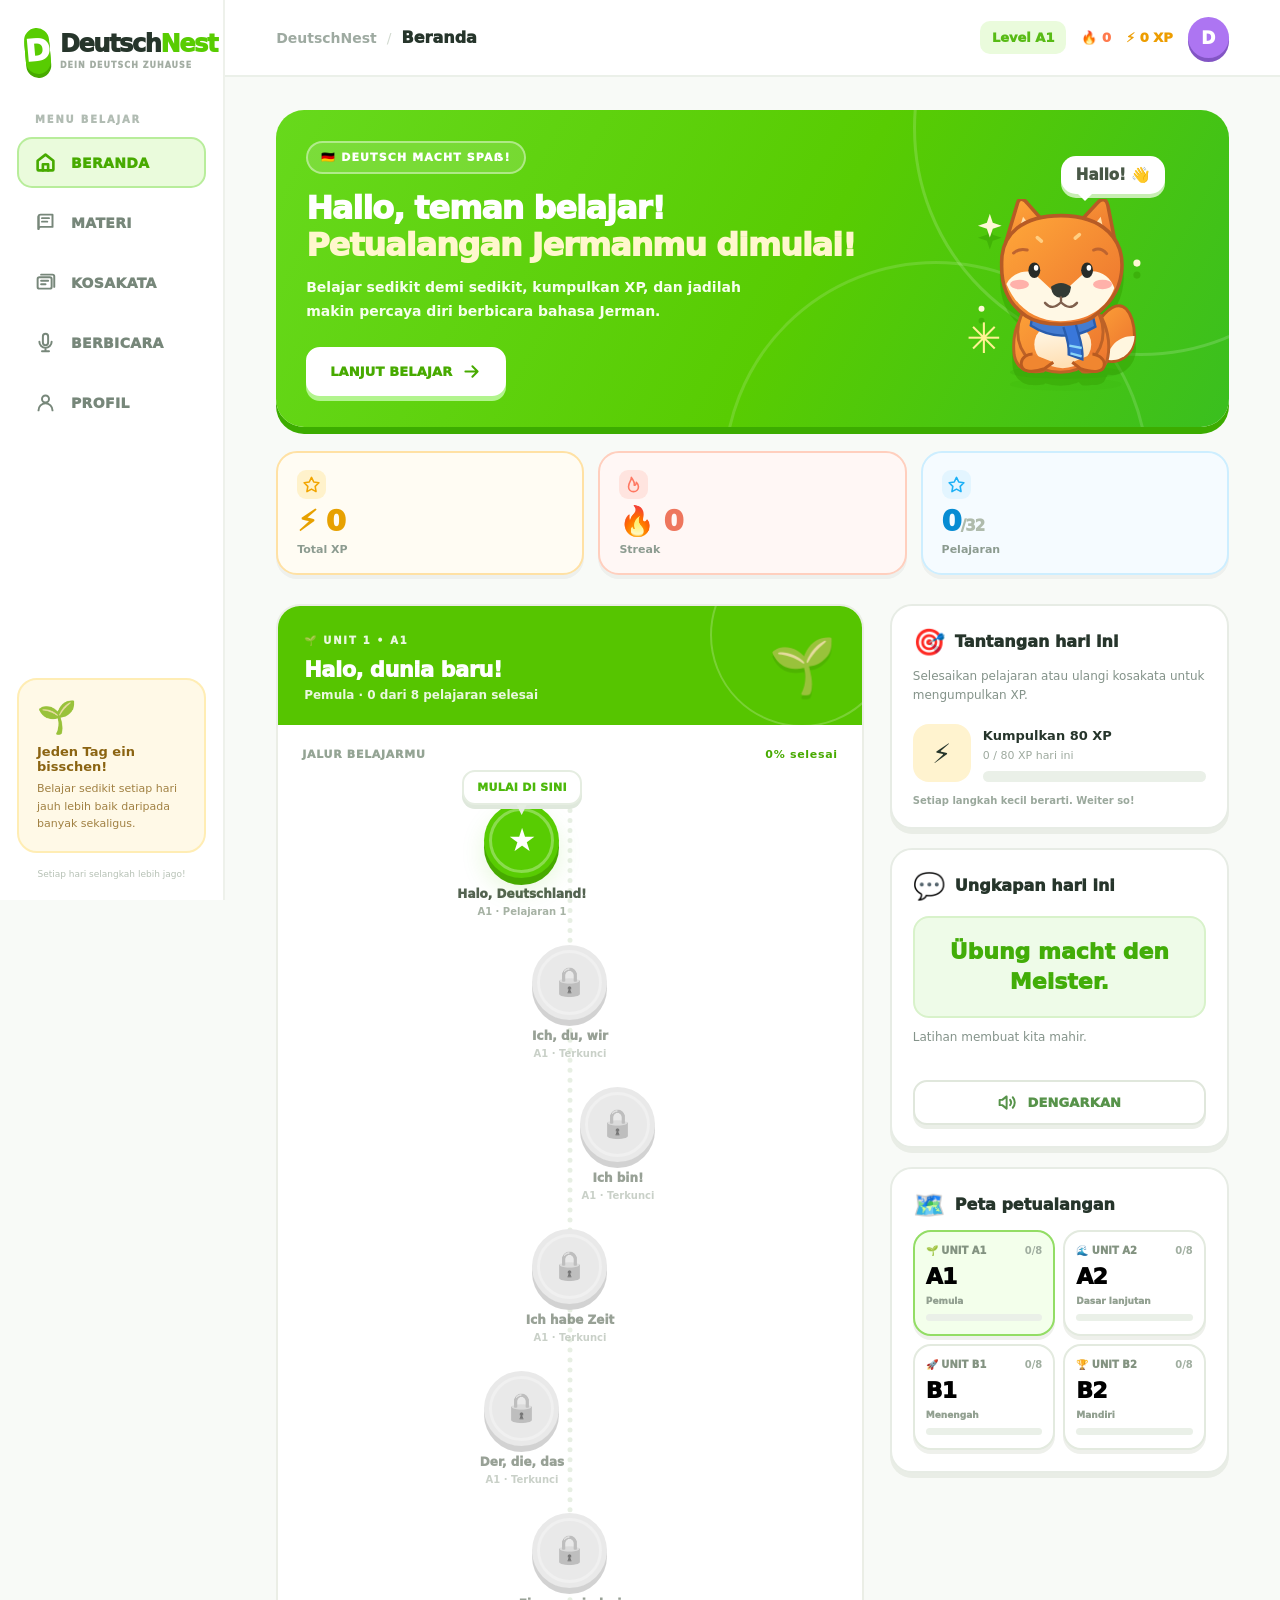
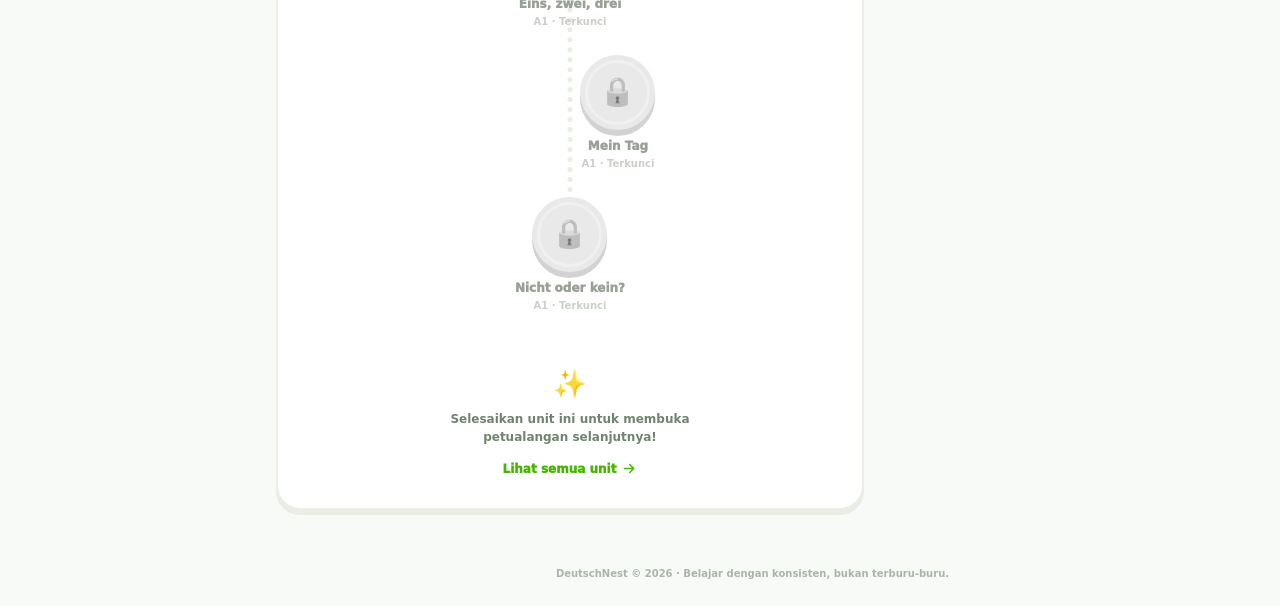
<file: index.html>
<!doctype html>
<html lang="id">
<head>
  <meta charset="utf-8">
  <meta name="viewport" content="width=device-width, initial-scale=1, viewport-fit=cover">
  <meta name="theme-color" content="#58cc02">
  <meta name="description" content="DeutschNest: platform pribadi belajar bahasa Jerman dari nol dengan suara, latihan berbicara, kuis, dan progres belajar.">
  <meta name="apple-mobile-web-app-capable" content="yes">
  <meta name="apple-mobile-web-app-status-bar-style" content="black-translucent">
  <meta name="application-name" content="DeutschNest">
  <meta name="apple-mobile-web-app-title" content="DeutschNest">
  <link rel="manifest" href="./manifest.webmanifest">
  <link rel="icon" href="./icon.svg" type="image/svg+xml">
  <link rel="apple-touch-icon" href="./apple-touch-icon.png">
  <link rel="stylesheet" href="./style.css">
  <title>DeutschNest — Belajar Jerman Jadi Seru!</title>
  <script src="./lessons.js" defer></script>
  <script src="./app.js" defer></script>
</head>
<body>
  <svg class="svg-defs" aria-hidden="true" xmlns="http://www.w3.org/2000/svg">
    <symbol id="ic-home" viewBox="0 0 24 24"><path d="m3 10 9-7 9 7v10a1 1 0 0 1-1 1H4a1 1 0 0 1-1-1V10z"/><path d="M9 21v-7h6v7"/></symbol>
    <symbol id="ic-book" viewBox="0 0 24 24"><path d="M4 19.5A2.5 2.5 0 0 1 6.5 17H20V3H6.5A2.5 2.5 0 0 0 4 5.5z"/><path d="M4 19.5v-14M8 7h8M8 11h6"/></symbol>
    <symbol id="ic-cards" viewBox="0 0 24 24"><rect x="3" y="6" width="16" height="13" rx="2"/><path d="M7 3h13a2 2 0 0 1 2 2v12M7 10h8M7 14h5"/></symbol>
    <symbol id="ic-mic" viewBox="0 0 24 24"><rect x="9" y="2" width="6" height="13" rx="3"/><path d="M5 11a7 7 0 0 0 14 0M12 18v4m-4 0h8"/></symbol>
    <symbol id="ic-user" viewBox="0 0 24 24"><circle cx="12" cy="8" r="4"/><path d="M4 21a8 8 0 0 1 16 0"/></symbol>
    <symbol id="ic-sound" viewBox="0 0 24 24"><path d="M11 5 6 9H3v6h3l5 4V5zM15 9a5 5 0 0 1 0 6M18 6a9 9 0 0 1 0 12"/></symbol>
    <symbol id="ic-arrow" viewBox="0 0 24 24"><path d="M5 12h14m-6-6 6 6-6 6"/></symbol>
    <symbol id="ic-check" viewBox="0 0 24 24"><path d="m5 12 4 4L19 6"/></symbol>
    <symbol id="ic-lock" viewBox="0 0 24 24"><rect x="4" y="10" width="16" height="11" rx="2"/><path d="M8 10V7a4 4 0 0 1 8 0v3"/></symbol>
    <symbol id="ic-fire" viewBox="0 0 24 24"><path d="M12 22c4 0 7-3 7-7 0-3-2-5-3-6 .2 3-2 4-3 4 1-4-1-7-4-11 0 5-4 7-4 13 0 4 3 7 7 7z"/></symbol>
    <symbol id="ic-star" viewBox="0 0 24 24"><path d="m12 2 3.2 6.5 7.2 1.1-5.2 5.1 1.2 7.3L12 18.5 5.6 22l1.2-7.3-5.2-5.1 7.2-1.1z"/></symbol>
    <symbol id="ic-rotate" viewBox="0 0 24 24"><path d="M3 11a9 9 0 1 1 3 7M3 4v7h7"/></symbol>
    <symbol id="ic-back" viewBox="0 0 24 24"><path d="m14 6-6 6 6 6"/></symbol>
    <symbol id="ic-download" viewBox="0 0 24 24"><path d="M12 3v12m-4-4 4 4 4-4M4 17v4h16v-4"/></symbol>
    <symbol id="ic-spark" viewBox="0 0 24 24"><path d="m12 2 2.2 7.8L22 12l-7.8 2.2L12 22l-2.2-7.8L2 12l7.8-2.2L12 2z"/></symbol>
  </svg>
  <div class="app-shell">
    <aside class="sidebar" aria-label="Navigasi utama">
      <a class="brand" href="#home" aria-label="DeutschNest beranda">
        <span class="brand-mark" aria-hidden="true"><span class="flag-mini"><i></i><i></i><i></i></span></span>
        <span class="brand-name">Deutsch<span>Nest</span><small>DEIN DEUTSCH ZUHAUSE</small></span>
      </a>
      <div class="nav-overline">MENU BELAJAR</div>
      <nav id="desktop-nav" class="desktop-nav"></nav>
      <div class="sidebar-bottom">
        <div class="sidebar-card"><div class="sidebar-card-emoji">🌱</div><strong>Jeden Tag ein bisschen!</strong><p>Belajar sedikit setiap hari jauh lebih baik daripada banyak sekaligus.</p></div>
        <div class="sidebar-foot">Setiap hari selangkah lebih jago!</div>
      </div>
    </aside>
    <div class="workspace">
      <header class="topbar">
        <div class="topbar-breadcrumb"><span class="topbar-light">DeutschNest</span><span class="crumb-separator">/</span><strong id="topbar-label">Beranda</strong></div>
        <div class="topbar-right"><span class="live-dot"></span><span class="topbar-level" id="topbar-level">Level A1</span><span class="topbar-streak" id="topbar-streak">🔥 0</span><span class="topbar-xp" id="topbar-xp">⚡ 0 XP</span><button id="avatar-btn" class="avatar" data-action="nav" data-page="profile" title="Profil" aria-label="Buka profil">D</button></div>
      </header>
      <main id="main-content" tabindex="-1"></main>
      <footer class="footer-note">DeutschNest © 2026 · Belajar dengan konsisten, bukan terburu-buru.</footer>
    </div>
  </div>
  <nav class="mobile-nav" id="mobile-nav" aria-label="Navigasi ponsel"></nav>
  <div class="toast" id="toast" role="status" aria-live="polite"></div>
  <input type="file" id="import-file" accept="application/json,.json" hidden>
</body>
</html>
</file>
<file: style.css>
/* DeutschNest v2 — playful, original gamified German learning UI */
:root{--bg:#f8faf7;--surface:#fff;--surface2:#f5faf2;--stroke:#e5eae3;--white:#26352b;--muted:#78847c;--muted2:#99a59b;--green:#58cc02;--green-dark:#47aa00;--mint:#dff8cb;--blue:#1cb0f6;--blue-dark:#008dc7;--yellow:#ffc800;--orange:#ff9600;--coral:#ff7763;--purple:#ad75f2;--purple-dark:#8552dc;--shadow:0 5px 0 #e9ede6;--ink:#26352b}
*{box-sizing:border-box}html{scroll-behavior:smooth}body{margin:0;color:var(--ink);background:var(--bg);font-family:'Nunito','Trebuchet MS',system-ui,-apple-system,'Segoe UI',sans-serif;-webkit-font-smoothing:antialiased}button,input{font:inherit}button{cursor:pointer}button:disabled{cursor:not-allowed}button:focus-visible,input:focus-visible{outline:3px solid #1cb0f65e;outline-offset:3px}a{text-decoration:none;color:inherit}.svg-defs{position:absolute;width:0;height:0;overflow:hidden}.ico{width:21px;height:21px;stroke:currentColor;stroke-width:2.25;stroke-linecap:round;stroke-linejoin:round;fill:none;vertical-align:middle;flex-shrink:0}.app-shell{min-height:100vh}.sidebar{width:252px;position:fixed;inset:0 auto 0 0;background:white;border-right:2px solid #eef1eb;display:flex;flex-direction:column;padding:28px 17px 21px;z-index:20}.brand{display:flex;gap:10px;align-items:center;margin:0 8px 40px}.brand-mark{width:46px;height:46px;border-radius:16px;background:var(--green);box-shadow:0 4px 0 var(--green-dark);display:grid;place-items:center;transform:rotate(-5deg)}.brand-mark:after{content:'D';font-size:30px;font-weight:1000;color:white;line-height:1}.flag-mini{display:none}.brand-name{font-size:24px;font-weight:1000;letter-spacing:-1.4px;line-height:1.1;white-space:nowrap}.brand-name>span{color:var(--green)}.brand-name small{display:block;font-size:8px;letter-spacing:1px;color:#a3ada3;margin-top:5px}.nav-overline{font-size:10px;letter-spacing:1.8px;font-weight:1000;color:#b1bcb3;margin:0 18px 12px}.desktop-nav{display:flex;flex-direction:column;gap:9px}.nav-link{width:100%;display:flex;align-items:center;gap:15px;border:2px solid transparent;border-radius:15px;padding:13px 16px;text-align:left;background:transparent;font-size:14px;font-weight:1000;color:#77877a;text-transform:uppercase;letter-spacing:.35px}.nav-link:hover{background:#f7faf3;color:var(--green-dark)}.nav-link.active{background:#eafbdc;color:var(--green-dark);border-color:#b8ed9b}.nav-link.active .ico{stroke-width:3}.sidebar-bottom{margin-top:auto}.sidebar-card{background:#fff9e7;border:2px solid #ffedb4;border-radius:20px;padding:18px;position:relative}.sidebar-card-emoji{font-size:32px;margin-bottom:8px}.sidebar-card strong{display:block;font-size:13px;color:#8b6412}.sidebar-card p{font-size:11px;line-height:1.6;margin:6px 0 0;color:#a18143}.sidebar-foot{text-align:center;color:#b6c1b5;font-size:9px;margin:16px 0 0}.workspace{margin-left:252px;min-height:100vh;display:flex;flex-direction:column}.topbar{position:sticky;top:0;z-index:18;height:77px;background:#ffffffef;backdrop-filter:blur(13px);border-bottom:2px solid #ebf0e9;padding:0 clamp(22px,4vw,59px);display:flex;align-items:center;justify-content:space-between;gap:12px}.topbar-breadcrumb{display:flex;align-items:center;gap:10px;font-size:14px}.topbar-breadcrumb strong{font-weight:1000;font-size:16px}.topbar-light{font-weight:850;color:#9eaaa1}.crumb-separator{color:#d2dad0}.topbar-right{display:flex;align-items:center;gap:15px}.live-dot{display:none}.topbar-level,.topbar-xp,.topbar-streak{font-size:13px;font-weight:1000;white-space:nowrap}.topbar-level{color:#58bb15;background:#eafbdc;border-radius:10px;padding:9px 12px}.topbar-xp{color:#ed9d00}.topbar-streak{color:#ff7a4d}.avatar{width:41px;height:41px;border-radius:50%;background:#ad75f2;color:white;border:0;box-shadow:0 4px 0 #8255c4;font-size:17px;font-weight:1000}.mobile-nav{display:none}#main-content{max-width:1410px;width:100%;min-height:calc(100vh - 160px);padding:33px clamp(22px,4vw,58px) 58px;margin:0 auto;flex:1}.footer-note{text-align:center;color:#aab5aa;font-weight:700;font-size:10px;padding:0 20px 27px}
/* type and inputs */
h1,h2,h3,p{overflow-wrap:break-word}h1,h2,h3{line-height:1.25}.eyebrow{font-size:11px;font-weight:1000;letter-spacing:2px;color:#56b52b;text-transform:uppercase}.page-title{font-size:clamp(30px,3.5vw,44px);font-weight:1000;letter-spacing:-1.45px;line-height:1.16;margin:9px 0 12px}.page-desc{font-size:14px;line-height:1.75;color:var(--muted);margin:0 0 27px;max-width:680px}.muted{color:var(--muted)}.btn{min-height:45px;display:inline-flex;align-items:center;justify-content:center;gap:9px;white-space:normal;padding:10px 18px;border:2px solid #e6eae2;background:white;color:#47734c;border-radius:14px;font-size:13px;font-weight:1000;text-transform:uppercase;letter-spacing:.15px;box-shadow:0 4px 0 #e9eee5;transition:transform .14s,filter .15s,box-shadow .14s}.btn:hover:not(:disabled){filter:brightness(1.02);transform:translateY(-2px)}.btn:active:not(:disabled){transform:translateY(3px);box-shadow:0 0 0 transparent!important}.btn.primary{background:var(--green);border-color:var(--green);box-shadow:0 4px 0 var(--green-dark);color:white}.btn.yellow{background:var(--yellow);border-color:var(--yellow);box-shadow:0 4px 0 #e2a800;color:#5a4503}.btn.ghost,.btn.outline{background:white;border-color:#e0e7dc;box-shadow:0 4px 0 #ebefe8;color:#57934a}.btn.sm{min-height:37px;font-size:11px;padding:7px 11px;border-radius:11px}.btn.block{width:100%}.btn.icon-only{width:42px;height:42px;padding:0;color:var(--blue);border-color:#cbeeff;box-shadow:0 3px 0 #cbeeff}.btn:disabled{opacity:.54}.panel{border:2px solid #e9eee7;background:#fff;border-radius:23px;padding:25px;box-shadow:var(--shadow)}.section-heading,.panel-header{display:flex;align-items:start;justify-content:space-between;gap:15px;margin-bottom:19px}.section-heading h2,.panel h2{font-size:21px;letter-spacing:-.5px;margin:0;font-weight:1000}.section-heading .hint{font-size:12px;color:var(--muted);font-weight:800}.panel-header .eyebrow{margin-bottom:5px}.pill{display:inline-flex;align-items:center;gap:5px;padding:6px 11px;border:2px solid #e6ece5;border-radius:100px;color:#64a34c;background:#f7fcf4;font-weight:1000;font-size:10px;white-space:nowrap}.pill.mint{background:#edffdf;border-color:#c4efa9;color:#4aaa15}.pill.yellow{background:#fff6d4;border-color:#f9de86;color:#c38f00}.progress-track{height:13px;border-radius:40px;background:#eaf0e8;overflow:hidden}.progress-bar{height:100%;border-radius:50px;background:var(--green);transition:width .4s cubic-bezier(.2,.9,.2,1)}.progress-meta{display:flex;justify-content:space-between;font-size:12px;font-weight:900;color:#849486;margin-top:10px}.stats-strip{display:grid;grid-template-columns:repeat(3,minmax(0,1fr));gap:14px;margin-bottom:29px}.stat-card{min-width:0;display:flex;flex-direction:column;justify-content:center;position:relative;background:#fff;border:2px solid #e8eee7;border-radius:21px;padding:17px 19px;box-shadow:0 4px 0 #eef0ed}.stat-card.yellow{border-color:#ffe1a4;background:#fffcf3}.stat-card.coral{border-color:#ffcfbe;background:#fff7f5}.stat-card.blue{border-color:#cdeeff;background:#f5fbff}.stat-top{display:flex;align-items:center;justify-content:space-between;margin-bottom:5px}.stat-icon{width:29px;height:29px;border-radius:9px;background:#eff7e8;display:grid;place-items:center;color:var(--green)}.stat-icon .ico{width:17px;height:17px}.stat-icon.yellow{color:#f2a500;background:#fff2cb}.stat-icon.coral{color:#ff7862;background:#ffe4df}.stat-icon.blue{color:#1cb0f6;background:#e3f5ff}.stat-note{font-size:10px;color:#a2b09f;display:none}.stat-value{font-size:29px;font-weight:1000;letter-spacing:-1px;line-height:1.2}.stat-card.yellow .stat-value{color:#e7a100}.stat-card.coral .stat-value{color:#ee765d}.stat-card.blue .stat-value{color:#078cd3}.stat-slash{font-size:15px;color:#afbbac}.stat-label{font-size:11px;color:#8c9b90;font-weight:900;margin-top:4px}
/* Homepage */
.homepage{width:100%}.hero{position:relative;overflow:hidden;border-radius:28px;background:linear-gradient(118deg,#67d91c 0%,#58cc02 55%,#3abf1f 100%);min-height:270px;display:flex;align-items:center;padding:32px 40px 32px 42px;margin-bottom:24px;box-shadow:0 7px 0 #3cac00;color:white}.hero:before{content:'';position:absolute;right:-140px;top:-210px;width:450px;height:450px;border:3px solid #ffffff29;border-radius:50%}.hero:after{content:'';position:absolute;right:80px;bottom:-260px;width:420px;height:420px;border:3px solid #ffffff24;border-radius:50%}.hero-copy{position:relative;z-index:2;max-width:660px;flex:1}.hero-kicker{display:inline-flex;border:2px solid #ffffff69;border-radius:100px;font-weight:1000;font-size:11px;letter-spacing:1.1px;padding:8px 13px;background:#ffffff24}.hero h1{font-size:clamp(29px,3.2vw,43px);letter-spacing:-1.1px;font-weight:1000;margin:16px 0 12px;line-height:1.16}.hero h1 span{color:#fff7cd}.hero p{font-size:14px;line-height:1.7;font-weight:700;color:#f6ffed;max-width:485px;margin:0 0 23px}.hero-btn{background:white;border-color:white;color:var(--green-dark);box-shadow:0 5px 0 #b2f48e;padding:12px 22px}.hero-visual{width:245px;height:230px;flex:none;position:relative;display:grid;place-items:end center;z-index:1}.mascot-img{display:block;max-height:224px;max-width:218px;object-fit:contain;filter:drop-shadow(0 12px 0 #319b0070);animation:floaty 3.2s ease-in-out infinite}.mascot-speech{position:absolute;top:3px;right:-9px;transform:rotate(7deg);font-size:15px;font-weight:1000;color:#495847;background:white;padding:10px 15px;border-radius:15px;box-shadow:0 4px 0 #c7eeb2}.mascot-speech:after{content:'';position:absolute;bottom:-7px;left:16px;border-width:8px 8px 0;border-style:solid;border-color:white transparent transparent}.hero-daisy{position:absolute;bottom:20px;left:0;font-size:42px;color:#fff293;animation:twinkle 4s linear infinite}@keyframes floaty{50%{transform:translateY(-8px) rotate(2deg)}}@keyframes twinkle{50%{transform:rotate(45deg)}}.dashboard-grid{display:grid;grid-template-columns:minmax(0,1.45fr) minmax(275px,.8fr);gap:26px;align-items:start}.main-column,.home-rail{min-width:0}.home-rail{display:flex;flex-direction:column;gap:19px}.aside-card{background:white;border:2px solid #e7ece5;border-radius:22px;padding:21px;box-shadow:var(--shadow)}.aside-title{display:flex;gap:10px;align-items:center;margin-bottom:10px}.aside-title>span{font-size:26px}.aside-title h3{font-size:16px;font-weight:1000;margin:0}.aside-card>p{font-size:12px;line-height:1.65;color:#84938a;margin:7px 0 18px}.quest-row{display:flex;align-items:center;gap:12px;margin:18px 0 10px}.quest-symbol{font-size:27px;background:#fff3cf;border-radius:16px;width:58px;height:58px;display:grid;place-items:center;flex-shrink:0}.quest-main{flex:1;min-width:0}.quest-main strong{font-size:13px}.quest-main small{font-size:11px;color:#9eaa9f;display:block;margin:5px 0 9px}.quest-main .progress-track{height:11px}.quest-foot,.quest-done{font-weight:800;font-size:10px;color:#9aa89c;margin-top:13px}.quest-done{color:var(--green-dark)}.german-quote{background:#eefbe8;border:2px solid #d8f2ca;border-radius:16px;padding:19px 12px;text-align:center;color:#42ad08;font-size:clamp(18px,2.5vw,22px);line-height:1.35;font-weight:1000;margin:15px 0 10px}.tip-rail .btn{margin-top:15px}.progress-rail .roadmap{display:grid;grid-template-columns:repeat(2,minmax(0,1fr));gap:8px}.roadmap{display:grid;grid-template-columns:repeat(4,minmax(0,1fr));gap:12px}.roadmap-card{text-align:left;padding:15px;min-width:0;border:2px solid #e3eadf;background:white;border-radius:18px;box-shadow:0 4px 0 #eef0eb;transition:.15s}.roadmap-card:hover{transform:translateY(-2px)}.roadmap-card.active{border-color:#93dd65;background:#f3ffeb}.roadmap-card.blue.active{border-color:#83cfff;background:#f2fbff}.roadmap-card.purple.active{border-color:#cfb7fb;background:#fbf5ff}.roadmap-card.coral.active{border-color:#ffb2a2;background:#fff4f2}.roadmap-top{display:flex;align-items:center;justify-content:space-between;gap:6px}.roadmap-badge{font-size:10px;font-weight:1000;color:#839381}.roadmap-card .number{font-size:10px;color:#a0aea0;font-weight:900}.roadmap-card h3{font-size:26px;letter-spacing:-.7px;font-weight:1000;margin:12px 0}.roadmap-card h3 span{font-size:10px;color:#92a091;letter-spacing:0;display:block;margin-top:5px}.roadmap-card .progress-track{height:7px}.progress-rail .roadmap-card{padding:13px 11px}.progress-rail .roadmap-card h3{font-size:22px;margin:7px 0}.progress-rail .roadmap-card h3 span{font-size:9px}
/* Path */
.path-section,.unit-stage{overflow:hidden;background:#fff;border:2px solid #ebeee6;border-radius:24px;box-shadow:var(--shadow)}.unit-banner{padding:23px 26px;color:white;display:flex;align-items:center;justify-content:space-between;gap:10px;position:relative;overflow:hidden;background:var(--green)}.unit-banner.green{background:#56c500}.unit-banner.blue{background:#21b3f4}.unit-banner.purple{background:#a568e9}.unit-banner.coral{background:#ff8769}.unit-banner:before{content:'';position:absolute;right:-32px;top:-63px;width:180px;height:180px;border:2px solid #ffffff35;border-radius:50%}.unit-pretitle{font-size:10px;letter-spacing:1.8px;font-weight:1000;color:#ffffffdf}.unit-banner h2{font-size:21px;letter-spacing:-.5px;font-weight:1000;margin:9px 0 5px}.unit-banner p{font-size:12px;color:#ffffffdf;margin:0;font-weight:800}.unit-banner-icon{font-size:54px;z-index:1;filter:drop-shadow(0 4px 0 #00000016)}.map-intro{display:flex;justify-content:space-between;gap:10px;align-items:center;padding:23px 24px 0;font-size:11px;color:#94a494;font-weight:1000;letter-spacing:.7px}.map-intro strong{font-size:11px;color:var(--green-dark)}.learning-path{position:relative;padding:42px 20px 32px;max-width:510px;margin:0 auto;isolation:isolate}.learning-path:before{content:'';position:absolute;top:47px;bottom:80px;left:50%;border-left:5px dotted #e7efe3;z-index:-1;transform:translateX(-50%)}.path-step{position:relative;min-height:142px;display:flex;flex-direction:column;align-items:center;justify-content:flex-start;gap:9px;text-align:center}.path-step.left{transform:translateX(-65px)}.path-step.right{transform:translateX(65px)}.path-node{height:75px;width:75px;display:grid;place-items:center;border:0;border-radius:50%;font-size:32px;line-height:1;position:relative;transition:transform .2s;touch-action:manipulation}.path-node:before{content:'';position:absolute;inset:5px;border:3px solid #ffffff4d;border-radius:50%}.path-node:hover:not(:disabled){transform:translateY(-4px)}.path-node:active:not(:disabled){transform:translateY(4px);box-shadow:none}.path-node.is-active{color:#fff;background:var(--green);box-shadow:0 7px 0 var(--green-dark),0 12px 24px #58cc0227;animation:breathe 2.7s ease-in-out infinite}.path-node.is-done{background:var(--yellow);box-shadow:0 6px 0 #daa800;color:white;font-size:36px;font-weight:1000}.path-node.is-locked{background:#e6eae5;box-shadow:0 6px 0 #ccd5ca;color:#b4bfb4;filter:grayscale(1);font-size:28px}.path-node.is-locked span{opacity:.65}.path-caption{max-width:200px}.path-caption strong{display:block;font-size:12px;font-weight:1000;line-height:1.3;color:#546351}.path-caption small{display:block;margin-top:4px;font-size:10px;font-weight:800;color:#a6b2a4}.path-step.disabled .path-caption{opacity:.6}.path-bubble{position:absolute;bottom:calc(100% - 2px);background:#fff;border:2px solid #e5ede1;box-shadow:0 4px 0 #dfe8dc;color:#4db80b;border-radius:13px;padding:9px 13px;font-size:11px;letter-spacing:.3px;font-weight:1000;white-space:nowrap;z-index:2;animation:bob 2.2s ease-in-out infinite}.bubble-arrow{position:absolute;bottom:-13px;left:calc(50% - 6px);color:#e5ede1;font-size:14px}@keyframes bob{50%{transform:translateY(-4px)}}@keyframes breathe{50%{box-shadow:0 7px 0 var(--green-dark),0 0 0 11px #58cc0214}}.path-compact{padding-bottom:14px}.path-end{padding:15px 23px 28px;text-align:center;display:flex;align-items:center;flex-direction:column;gap:10px}.path-end>span{font-size:27px}.path-end strong{max-width:320px;font-size:12px;color:#6f846d;line-height:1.55}.text-link{border:0;background:none;color:#47b600;font-weight:1000;font-size:12px;display:inline-flex;gap:5px;align-items:center}.text-link .ico{width:16px}
/* Curriculum page */
.toolbar{display:flex;align-items:center;justify-content:space-between;gap:12px;margin-bottom:25px;flex-wrap:wrap}.chips{display:flex;gap:9px;flex-wrap:wrap}.chip{background:white;color:#8a9888;border:2px solid #e4ece2;box-shadow:0 3px 0 #e9eee5;border-radius:13px;padding:8px 15px;font-weight:1000;font-size:12px}.chip.active{background:#eaffdb;border-color:#a8e47e;color:#43aa08}.search-input,.field,.number-input{min-height:46px;background:white;border:2px solid #e0e9de;border-radius:13px;color:var(--ink);padding:10px 15px;outline:none;font-weight:800}.search-input:focus,.field:focus{border-color:#78d747}.search-input{width:min(265px,100%)}.all-units{display:grid;grid-template-columns:repeat(2,minmax(0,1fr));gap:20px;align-items:start}.unit-stage .learning-path{padding-top:64px}.unit-stage .path-step{min-height:130px}.unit-stage .path-node{width:70px;height:70px}.lesson-grid{display:grid;grid-template-columns:repeat(2,minmax(0,1fr));gap:15px}.lesson-tile{display:flex;flex-direction:column;gap:15px;min-width:0;border:2px solid #e7efe3;border-radius:19px;background:white;padding:20px;box-shadow:var(--shadow)}.lesson-tile.locked{opacity:.65}.lesson-top{display:flex;justify-content:space-between;align-items:center;gap:7px}.lesson-num{font-size:10px;font-weight:1000;letter-spacing:.7px;color:#8aaf80}.lesson-tile h3{font-size:18px;margin:0 0 7px;letter-spacing:-.5px}.lesson-tile p{font-size:12px;color:var(--muted);margin:0}.lesson-bottom{display:flex;align-items:center;justify-content:space-between;gap:9px;margin-top:auto;flex-wrap:wrap}.lesson-bottom .btn{flex-shrink:0}
/* Lessons */
.content-head{display:flex;align-items:center;justify-content:space-between;gap:15px;margin-bottom:17px}.lesson-banner{border-radius:23px;background:#58cc02;color:white;padding:28px 30px;position:relative;overflow:hidden;box-shadow:0 6px 0 #3faa00;margin-bottom:31px}.lesson-banner:after{content:'🇩🇪';font-size:110px;position:absolute;right:22px;top:2px;opacity:.2;transform:rotate(14deg)}.lesson-banner .eyebrow{color:#e2ffd4}.lesson-banner h1{font-size:clamp(25px,3.1vw,36px);font-weight:1000;letter-spacing:-1px;margin:9px 0 8px;position:relative;z-index:1}.lesson-banner p{font-size:13px;font-weight:800;line-height:1.7;color:#eeffe1;max-width:570px;margin:0;position:relative;z-index:1}.lesson-section{max-width:895px;margin:0 auto 28px}.lesson-section h2{font-weight:1000;font-size:20px;letter-spacing:-.5px;margin:0 0 14px}.grammar-box{border:2px solid #dcefd0;background:#f7fff1;border-radius:20px;padding:22px;color:#4c674c;font-size:14px;font-weight:750;line-height:1.85}.grammar-box p{margin:0}.tip-box{margin-top:12px;background:#fff9e8;border:2px solid #ffebae;border-radius:17px;padding:15px 18px;color:#896b22;font-size:13px;line-height:1.65}.vocab-grid{display:grid;grid-template-columns:repeat(2,minmax(0,1fr));gap:11px}.vocab-item{display:flex;align-items:center;justify-content:space-between;gap:9px;border:2px solid #e7eee5;background:white;border-radius:16px;padding:15px;min-width:0;box-shadow:0 3px 0 #f0f2ed}.vocab-item strong{font-size:15px;font-weight:1000;display:block;line-height:1.5}.vocab-item small{font-size:11px;color:#8e9d92;font-weight:800;line-height:1.5;display:block;margin-top:4px}.vocab-item .btn{flex-shrink:0}.dialogue-row{display:flex;gap:12px;margin-bottom:17px}.dialogue-row:last-child{margin-bottom:0}.dialogue-avatar{width:41px;height:41px;flex-shrink:0;border-radius:16px;background:#ffe1aa;color:#aa7121;display:grid;place-items:center;font-size:16px;font-weight:1000}.dialogue-row:nth-child(even) .dialogue-avatar{background:#d9f3ff;color:#188bbd}.dialogue-content{border:2px solid #e9eee8;background:#fbfdfb;border-radius:7px 17px 17px 17px;padding:13px 16px;flex:1;min-width:0}.dialogue-content .who{font-size:11px;font-weight:1000;color:#51b32f}.dialogue-content .say{font-size:15px;font-weight:1000;margin:7px 0}.dialogue-content .translation{font-size:12px;color:#8b978f;font-weight:750}.dialogue-content .btn{margin-top:12px}.phrase-german{font-size:clamp(21px,3vw,28px);font-weight:1000;line-height:1.4;color:#5ac700;margin:13px 0 20px}.settings-actions{display:flex;flex-wrap:wrap;gap:11px}
/* Game-like Quiz */
.quiz-card{max-width:770px;margin:0 auto;background:white;border:2px solid #e9eee5;border-radius:26px;padding:clamp(19px,3.5vw,34px);box-shadow:0 6px 0 #e8eee5}.quiz-progress-top{display:flex;justify-content:space-between;gap:9px;color:#92a391;font-size:11px;font-weight:1000;letter-spacing:.7px}.quiz-progress-top strong{color:#edaa05}.quiz-pips{display:flex;gap:7px;margin:12px 0 24px}.quiz-pip{flex:1;height:11px;border-radius:20px;background:#ebf1e8}.quiz-pip.filled{background:#65d522}.quiz-illustration{font-size:43px;text-align:center;margin:0 0 10px}.quiz-title{font-size:25px;font-weight:1000;text-align:center;margin:4px 0 9px}.quiz-word{display:flex;gap:12px;align-items:center;justify-content:center;margin:0 auto 24px;color:#4cac13;font-size:clamp(18px,3vw,27px);font-weight:1000;text-align:center}.sound-round{width:42px;height:42px;min-height:42px;padding:0;flex-shrink:0;border-color:#c6edff;background:#e9f8ff;color:#00a4eb;box-shadow:0 4px 0 #c6e8f8}.quiz-question{margin-bottom:18px}.options{display:grid;grid-template-columns:repeat(2,minmax(0,1fr));gap:12px}.answer-option{display:flex;align-items:center;gap:10px;cursor:pointer;position:relative;border:2px solid #e1e9de;background:white;padding:13px;min-height:66px;border-radius:14px;font-size:13px;font-weight:900;line-height:1.35;box-shadow:0 4px 0 #e9ede7;transition:.13s}.answer-option:hover{border-color:#93ddec;background:#f7fcff}.answer-option.selected{border-color:#1cb0f6;background:#e8f8ff;box-shadow:0 4px 0 #a2def6;color:#067cb5}.answer-option.good{border-color:#58cc02;background:#eafece;color:#43a305;box-shadow:0 4px 0 #c2edaa}.answer-option.bad{border-color:#f77768;background:#fff0ec;color:#eb5548;box-shadow:0 4px 0 #fac8c2}.answer-option input{position:absolute;opacity:0;pointer-events:none}.option-letter{display:grid;place-items:center;width:31px;height:31px;border:2px solid #e4eae1;border-radius:9px;font-size:12px;flex-shrink:0;background:white;color:#a3b2a2}.answer-option.selected .option-letter{color:#008ec8;border-color:#83cffa}.answer-option.good .option-letter{color:#51bd05;border-color:#75d53c}.answer-option b{margin-left:auto;color:#48ba0a}.quiz-hint{border:2px solid #ffdcc4;background:#fff7ed;color:#aa7649;border-radius:16px;padding:12px 16px;margin:14px 0 21px;display:flex;flex-direction:column;gap:5px;font-size:12px}.quiz-hint.success{background:#eaffdf;border-color:#a9e99d;color:#479f21}.quiz-hint strong{font-weight:1000;font-size:13px}.quiz-actions{display:flex;gap:11px;justify-content:center;flex-wrap:wrap;padding-top:8px}.quiz-actions .btn.block{width:100%}.quiz-finish{text-align:center}.finish-emoji{font-size:73px;margin:4px 0 14px;animation:celebrate .55s ease}.finish-kicker{font-size:11px;color:#4db814;letter-spacing:1.3px;font-weight:1000}.quiz-finish h3{font-size:30px;letter-spacing:-.7px;margin:10px 0 8px}.quiz-finish p{font-size:13px;color:var(--muted)}.finish-score{display:flex;gap:10px;align-items:center;justify-content:center;margin:20px auto;color:#4ab80e}.finish-score strong{font-size:50px;line-height:1}.finish-score span{font-size:13px;color:#819780;font-weight:800}.xp-reward{background:#fff4d4;display:inline-flex;border:2px solid #ffe09b;color:#b48200;font-size:12px;font-weight:1000;border-radius:16px;padding:12px 15px;margin:0 0 20px}.quiz-finish .quiz-actions{margin-top:12px}@keyframes celebrate{0%{transform:scale(.4) rotate(-25deg)}75%{transform:scale(1.13)}100%{transform:scale(1)}}
/* Flashcards */
.review-layout,.practice-layout{display:grid;grid-template-columns:minmax(0,1.4fr) minmax(255px,.7fr);gap:21px;align-items:start}.flip-card{min-height:340px;position:relative;border:3px solid #9de379;background:linear-gradient(145deg,#74dd2f,#54c90d);border-radius:27px;color:white;display:flex;flex-direction:column;align-items:center;justify-content:center;gap:13px;padding:35px 20px;box-shadow:0 8px 0 #3aaa00;text-align:center}.flip-card:after{content:'✳';position:absolute;right:19px;bottom:9px;color:#ffffff45;font-size:50px}.flip-card.revealed{background:linear-gradient(145deg,#24bafb,#008cce);border-color:#6ad7ff;box-shadow:0 8px 0 #008cce}.flip-card .card-count{position:absolute;left:19px;top:19px;font-weight:1000;font-size:11px;letter-spacing:1px;color:#eaffdd}.flip-card .eyebrow{color:#e3ffda}.flip-card .card-title{font-size:clamp(24px,3.2vw,36px);font-weight:1000;max-width:90%;word-break:break-word;line-height:1.35}.flip-card .revealed-meaning{font-size:18px;font-weight:1000;color:#fff9c9}.flip-card small{color:#efffdf;font-size:12px;font-weight:750}.flip-card .btn{background:#fff;color:#3da905}.flash-actions{display:flex;flex-wrap:wrap;gap:10px;margin-top:19px;justify-content:center}.review-tip{font-size:12px;color:#758377;line-height:1.85}.review-tip p{margin:0 0 12px}.notice{border:2px solid #e4ecdf;background:#f7faf4;border-radius:15px;padding:14px 16px;margin-top:19px;font-size:12px;line-height:1.7;color:#829181;font-weight:750}.empty-state{background:white;text-align:center;border:2px dashed #d5e8cd;border-radius:22px;padding:40px 22px}.empty-state .symbol{font-size:50px}.empty-state h3{font-size:21px;margin:12px 0 8px}.empty-state p{color:#8f9d91;font-size:13px;line-height:1.65;max-width:500px;margin:0 auto 15px}
/* Speaking practice */
.practice-center{text-align:center;padding:34px 22px}.practice-circle{margin:0 auto 21px;display:grid;place-items:center;height:116px;width:116px;border-radius:50%;border:8px solid #c1ebff;background:#1cb0f6;box-shadow:0 6px 0 #038fcb;color:white}.practice-circle .ico{height:46px;width:46px}.practice-circle.listening{animation:listenpulse 1.25s ease-in-out infinite}@keyframes listenpulse{50%{box-shadow:0 0 0 17px #1cb0f62b}}.practice-target{font-size:clamp(19px,2.5vw,25px);font-weight:1000;max-width:530px;line-height:1.4;margin:18px auto 8px}.practice-subtitle{font-size:12px;color:#819082;margin:0 0 20px}.practice-controls{display:flex;justify-content:center;flex-wrap:wrap;gap:10px}.transcript-box{text-align:left;background:#ebf9ff;border:2px solid #bce9ff;color:#3588ac;border-radius:15px;padding:15px 16px;margin-top:20px;font-size:12px;line-height:1.8}.transcript-box strong{display:block;font-size:13px}.phrase-list{display:flex;flex-direction:column;gap:9px}.phrase-select{background:#fff;border:2px solid #e5ede4;color:#607361;border-radius:13px;padding:12px 14px;text-align:left;font-size:12px;line-height:1.8;font-weight:800}.phrase-select.active{background:#eaffdf;color:#2b9f00;border-color:#87d45b}.phrase-select strong{font-size:12px}
/* Profile */
.profile-grid{display:grid;grid-template-columns:minmax(0,1.2fr) minmax(0,1fr);gap:21px}.profile-hero{display:flex;gap:16px;align-items:center;margin-bottom:26px}.profile-bubble{height:72px;width:72px;flex:none;border-radius:22px;background:#ae7afa;box-shadow:0 5px 0 #885ec9;color:white;display:grid;place-items:center;font-size:34px;font-weight:1000}.profile-hero h2{font-size:25px;margin:0}.profile-hero p{margin:5px 0;color:#93a08f;font-size:12px;font-weight:800}.settings-section{margin-bottom:25px}.settings-section h3{font-size:17px}.field-label{display:block;color:#697e6b;font-weight:1000;font-size:12px;margin-bottom:9px}.setting-input{width:100%;margin:0 0 13px}.range-row{display:flex;gap:11px;align-items:center}.range-row input{flex:1;accent-color:var(--green)}.range-row span{font-weight:1000;color:var(--green-dark)}.profile-grid .stat-card{padding:13px}.profile-grid .stat-value{font-size:24px}.toast{position:fixed;z-index:90;left:50%;bottom:28px;transform:translate(-50%,18px);opacity:0;pointer-events:none;max-width:calc(100vw - 26px);padding:13px 20px;background:#344633;color:white;font-size:13px;font-weight:900;text-align:center;border-radius:16px;box-shadow:0 6px 0 #202f22;transition:opacity .2s,transform .2s}.toast.show{opacity:1;transform:translate(-50%,0)}.hidden{display:none!important}
@media(max-width:1350px){.sidebar{width:225px}.workspace{margin-left:225px}.dashboard-grid{grid-template-columns:minmax(0,1.3fr) minmax(245px,.75fr)}.hero-visual{width:190px}.hero{padding:31px 30px}.hero h1{font-size:32px}.all-units{grid-template-columns:1fr 1fr}.path-step.left{transform:translateX(-48px)}.path-step.right{transform:translateX(48px)}}
@media(max-width:1080px){.dashboard-grid{grid-template-columns:1fr}.home-rail{display:grid;grid-template-columns:1fr 1fr}.progress-rail{grid-column:span 2}.roadmap{grid-template-columns:repeat(4,minmax(0,1fr))}.progress-rail .roadmap{grid-template-columns:repeat(4,minmax(0,1fr))}.hero-visual{width:200px}.all-units{grid-template-columns:1fr}.unit-stage .learning-path{max-width:520px}.lesson-grid{grid-template-columns:1fr 1fr}}
@media(max-width:790px){.sidebar{display:none}.workspace{margin-left:0;width:100%}.topbar{height:67px;padding:0 19px}.topbar-breadcrumb .topbar-light,.crumb-separator{display:none}.topbar-right{gap:11px}.topbar-level{display:none}#main-content{padding:22px 17px calc(102px + env(safe-area-inset-bottom));min-height:calc(100vh - 100px)}.mobile-nav{position:fixed;z-index:40;bottom:0;left:0;right:0;background:#fffffff4;border-top:2px solid #e7eee2;display:flex;justify-content:space-around;gap:3px;padding:8px 8px calc(8px + env(safe-area-inset-bottom));backdrop-filter:blur(16px)}.mobile-tab{min-width:50px;flex:1;max-width:90px;border:0;background:transparent;color:#abb8a8;border-radius:14px;padding:8px 2px;display:flex;align-items:center;flex-direction:column;gap:4px;font-weight:1000;font-size:10px}.mobile-tab .ico{width:23px;height:23px}.mobile-tab.active{color:#4bb20b;background:#eafbdc}.footer-note{display:none}.hero{min-height:230px}.hero h1{font-size:32px}.hero-visual{width:190px}.hero p{font-size:12px}.stats-strip{gap:9px}.stat-card{padding:13px}.stat-value{font-size:23px}.stat-label{font-size:10px}.stat-icon{width:26px;height:26px}.dashboard-grid{gap:18px}.home-rail{display:grid;grid-template-columns:1fr 1fr}.aside-card{padding:18px}.progress-rail{grid-column:span 2}.all-units{grid-template-columns:repeat(2,minmax(0,1fr));gap:12px}.learning-path{padding-left:6px;padding-right:6px}.path-step.left{transform:translateX(-37px)}.path-step.right{transform:translateX(37px)}.unit-stage .path-node{height:66px;width:66px}.unit-banner{padding:18px}.unit-banner-icon{font-size:42px}.unit-banner h2{font-size:18px}.lesson-banner{padding:24px}.review-layout,.practice-layout{grid-template-columns:1fr}.profile-grid{grid-template-columns:1fr}.toast{bottom:calc(87px + env(safe-area-inset-bottom))}}
@media(max-width:570px){.topbar-breadcrumb strong{font-size:14px}.topbar-right{gap:10px}.topbar-xp,.topbar-streak{font-size:11px}.avatar{width:35px;height:35px;font-size:14px}.hero{padding:25px 21px;min-height:263px;align-items:flex-start}.hero-kicker{font-size:9px;padding:7px 9px}.hero h1{font-size:26px;position:relative;z-index:2;max-width:250px;margin:16px 0 11px}.hero p{max-width:250px;font-size:11px;position:relative;z-index:2;line-height:1.6}.hero-visual{width:133px;position:absolute;right:4px;bottom:5px;opacity:.93;height:165px}.mascot-img{max-height:160px;max-width:145px}.mascot-speech{top:-20px;right:0;font-size:10px;padding:7px 8px}.hero-btn{min-height:44px;padding:8px 12px;font-size:11px;position:relative;z-index:3}.stats-strip{gap:8px;margin-bottom:22px}.stat-card{border-radius:16px;padding:12px 10px;min-width:0}.stat-value{font-size:20px;letter-spacing:-.6px}.stat-label{font-size:9px;line-height:1.3}.stat-icon{height:25px;width:25px}.stat-top{margin-bottom:7px}.home-rail{display:flex;flex-direction:column;gap:16px}.progress-rail{grid-column:auto}.progress-rail .roadmap{grid-template-columns:repeat(2,minmax(0,1fr))}.unit-banner{padding:19px 20px}.unit-banner h2{font-size:18px}.unit-banner-icon{font-size:46px}.map-intro{padding:18px 18px 0}.path-step.left{transform:translateX(-53px)}.path-step.right{transform:translateX(53px)}.path-step{min-height:138px}.learning-path{padding-top:54px}.all-units{grid-template-columns:1fr}.unit-stage .path-step{min-height:127px}.unit-stage .path-node{height:71px;width:71px}.lesson-grid{grid-template-columns:1fr}.lesson-banner:after{opacity:.12}.options{grid-template-columns:1fr}.quiz-card{padding:19px}.quiz-title{font-size:22px}.answer-option{min-height:61px}.vocab-grid{grid-template-columns:1fr}.section-heading{align-items:center}.lesson-section .hint{font-size:10px}.settings-actions{gap:9px}.page-title{font-size:29px}.page-desc{font-size:12px}.toolbar{align-items:stretch}.search-input{width:100%}.chip{padding:8px 12px}.content-head{margin-bottom:18px}.profile-grid .stat-card{padding:9px}}
@media(prefers-reduced-motion:reduce){*,*:before,*:after{animation-duration:.01ms!important;transition-duration:.01ms!important;scroll-behavior:auto!important}}


/* DeutschNest v2.0.1 — stabilitas animasi.
   Menghapus gerakan berulang yang terasa bergetar,
   tetapi tetap mempertahankan animasi respons ketika kuis selesai. */
.mascot-img,
.hero-daisy,
.path-bubble,
.path-node.is-active {
  animation: none;
}
.mascot-img,
.hero-daisy,
.path-bubble {
  transform: none;
}

/* Hover yang 'menempel' pada layar sentuh menyebabkan tombol meloncat. */
@media (hover: none) {
  .btn:hover:not(:disabled),
  .path-node:hover:not(:disabled) {
    transform: none;
  }
}

/* Efek blur pada navigasi sering menyebabkan stutter saat scrolling di HP. */
@media (max-width: 790px) {
  .topbar,
  .mobile-nav {
    -webkit-backdrop-filter: none;
    backdrop-filter: none;
    background: #fff;
  }
}


/* DeutschNest v2.0.2 — mode tenang permanen.
   Fritzi, teks, tombol, indikator, dan elemen lainnya tidak bergerak otomatis.
   Tata letak level tetap statis dan tidak kehilangan posisi. */
html { scroll-behavior: auto !important; }
*, *::before, *::after {
  animation: none !important;
  transition: none !important;
  scroll-behavior: auto !important;
}
.mascot-img,
.hero-daisy,
.mascot-speech,
.path-bubble {
  transform: none !important;
}
.btn:hover:not(:disabled),
.btn:active:not(:disabled),
.roadmap-card:hover,
.path-node:hover:not(:disabled),
.path-node:active:not(:disabled) {
  transform: none !important;
}
</file>
